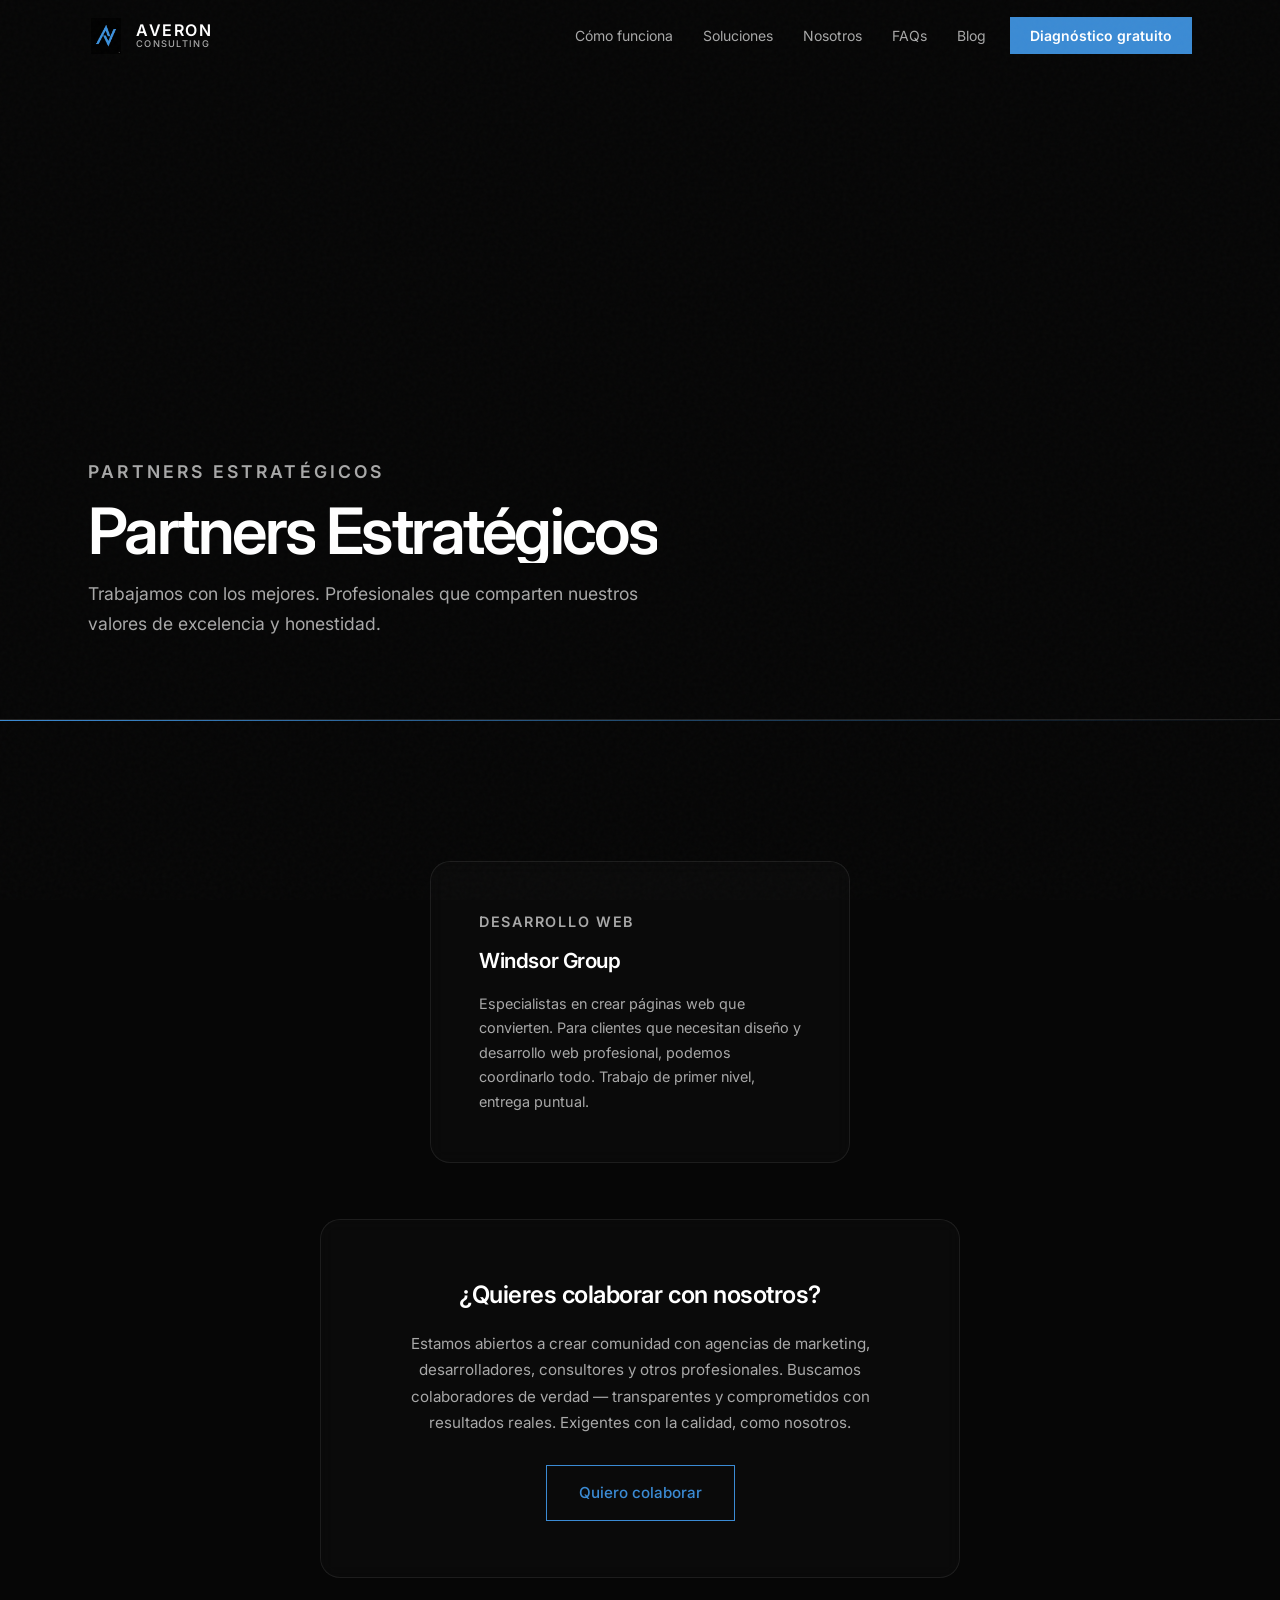
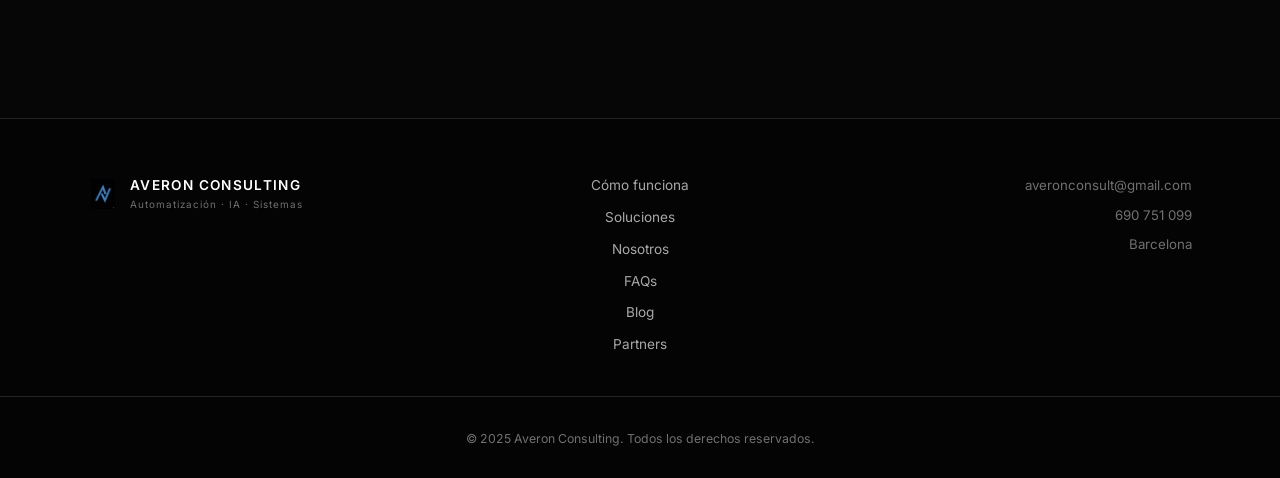
<file: colaboradores.html>
<!DOCTYPE html>
<html lang="es">
<head>
  <meta charset="UTF-8" />
  <meta name="viewport" content="width=device-width, initial-scale=1.0" />
  <meta name="description" content="Averon Consulting — Partners Estratégicos. Red de partners que comparten nuestros valores de excelencia y honestidad." />
  <title>Partners Estratégicos — Averon Consulting</title>

  <link rel="preconnect" href="https://api.fontshare.com" />
  <link href="https://api.fontshare.com/v2/css?f[]=clash-display@400,500,600,700&display=swap" rel="stylesheet" />
  <link rel="preconnect" href="https://fonts.googleapis.com" />
  <link rel="preconnect" href="https://fonts.gstatic.com" crossorigin />
  <link href="https://fonts.googleapis.com/css2?family=Inter:wght@400;500;600&display=swap" rel="stylesheet" />

  <link rel="stylesheet" href="src/css/styles.css" />
</head>
<body class="inner-page">

  <!-- NAVBAR -->
  <nav id="navbar">
    <div class="nav-inner">
      <a href="index.html" class="nav-logo" aria-label="Averon Consulting">
        <img src="src/assets/images/logo.jpg" alt="Averon" class="nav-logo-img" />
        <div class="nav-logo-text">
          <span class="nav-logo-name">AVERON</span>
          <span class="nav-logo-sub">CONSULTING</span>
        </div>
      </a>
      <button class="nav-toggle" onclick="toggleMenu()" aria-label="Menu" aria-expanded="false">
        <span></span><span></span><span></span>
      </button>
      <ul class="nav-links" id="nav-links">
        <li><a href="como-funciona.html" onclick="closeMenu()">Cómo funciona</a></li>
        <li><a href="soluciones.html" onclick="closeMenu()">Soluciones</a></li>
        <li><a href="nosotros.html" onclick="closeMenu()">Nosotros</a></li>
        <li><a href="faq.html" onclick="closeMenu()">FAQs</a></li>
        <li><a href="blog.html" onclick="closeMenu()">Blog</a></li>
        <li><a href="contacto.html" class="nav-cta" onclick="closeMenu()">Diagnóstico gratuito</a></li>
      </ul>
    </div>
  </nav>

  <main>

    <!-- PAGE HERO -->
    <section class="page-hero">
      <div class="container">
        <p class="eyebrow">Partners estratégicos</p>
        <h1 class="split">Partners Estratégicos</h1>
        <p>Trabajamos con los mejores. Profesionales que comparten nuestros valores de excelencia y honestidad.</p>
      </div>
    </section>
    <div class="line-draw" style="margin:0;"></div>

    <!-- COLABORADORES -->
    <section id="colaboradores">
      <div class="container">

        <div class="colabs-grid">
          <div class="colab-card reveal">
            <p class="colab-area">Desarrollo Web</p>
            <h3>Windsor Group</h3>
            <p>Especialistas en crear páginas web que convierten. Para clientes que necesitan diseño y desarrollo web profesional, podemos coordinarlo todo. Trabajo de primer nivel, entrega puntual.</p>
          </div>
        </div>

        <div class="colab-join reveal">
          <h3>¿Quieres colaborar con nosotros?</h3>
          <p>Estamos abiertos a crear comunidad con agencias de marketing, desarrolladores, consultores y otros profesionales. Buscamos colaboradores de verdad — transparentes y comprometidos con resultados reales. Exigentes con la calidad, como nosotros.</p>
          <a href="mailto:averonconsult@gmail.com?subject=Quiero colaborar con Averon" class="btn-outline">Quiero colaborar</a>
        </div>

      </div>
    </section>

  </main>

  <!-- FOOTER -->
  <footer id="footer">
    <div class="container footer-inner">
      <a href="index.html" class="footer-logo">
        <img src="src/assets/images/logo.jpg" alt="Averon" class="footer-logo-img" />
        <div>
          <div class="footer-brand">AVERON CONSULTING</div>
          <div class="footer-tagline">Automatización · IA · Sistemas</div>
        </div>
      </a>
      <nav class="footer-nav">
        <a href="como-funciona.html">Cómo funciona</a>
        <a href="soluciones.html">Soluciones</a>
        <a href="nosotros.html">Nosotros</a>
        <a href="faq.html">FAQs</a>
        <a href="blog.html">Blog</a>
        <a href="colaboradores.html">Partners</a>
      </nav>
      <div class="footer-contact">
        <a href="mailto:averonconsult@gmail.com">averonconsult@gmail.com</a>
        <a href="tel:690751099">690 751 099</a>
        <span>Barcelona</span>
      </div>
    </div>
    <div class="footer-bottom">
      <span>© 2025 Averon Consulting. Todos los derechos reservados.</span>
    </div>
  </footer>

  <script src="src/js/main.js"></script>
</body>
</html>
</file>
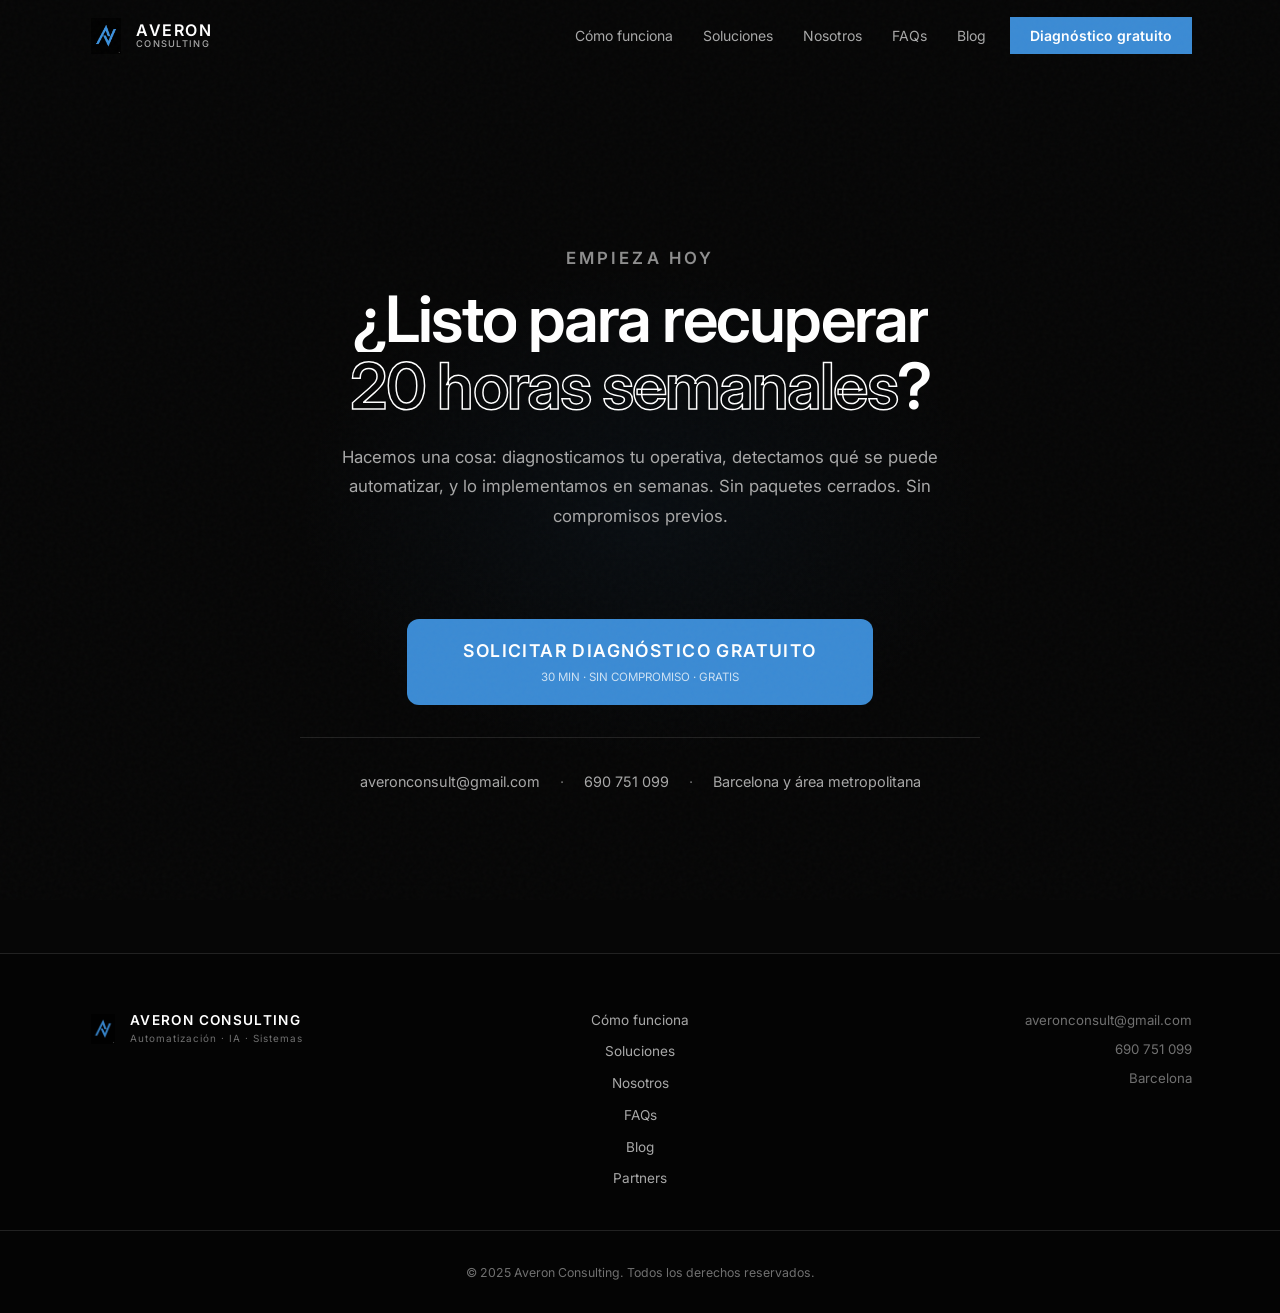
<file: contacto.html>
<!DOCTYPE html>
<html lang="es">
<head>
  <meta charset="UTF-8" />
  <meta name="viewport" content="width=device-width, initial-scale=1.0" />
  <meta name="description" content="Averon Consulting — Diagnóstico gratuito. 30 minutos, sin compromiso. Detectamos qué puedes automatizar en tu negocio." />
  <title>Contacto — Averon Consulting</title>

  <link rel="preconnect" href="https://api.fontshare.com" />
  <link href="https://api.fontshare.com/v2/css?f[]=clash-display@400,500,600,700&display=swap" rel="stylesheet" />
  <link rel="preconnect" href="https://fonts.googleapis.com" />
  <link rel="preconnect" href="https://fonts.gstatic.com" crossorigin />
  <link href="https://fonts.googleapis.com/css2?family=Inter:wght@400;500;600&display=swap" rel="stylesheet" />

  <link rel="stylesheet" href="src/css/styles.css" />
</head>
<body class="inner-page">

  <!-- NAVBAR -->
  <nav id="navbar">
    <div class="nav-inner">
      <a href="index.html" class="nav-logo" aria-label="Averon Consulting">
        <img src="src/assets/images/logo.jpg" alt="Averon" class="nav-logo-img" />
        <div class="nav-logo-text">
          <span class="nav-logo-name">AVERON</span>
          <span class="nav-logo-sub">CONSULTING</span>
        </div>
      </a>
      <button class="nav-toggle" onclick="toggleMenu()" aria-label="Menu" aria-expanded="false">
        <span></span><span></span><span></span>
      </button>
      <ul class="nav-links" id="nav-links">
        <li><a href="como-funciona.html" onclick="closeMenu()">Cómo funciona</a></li>
        <li><a href="soluciones.html" onclick="closeMenu()">Soluciones</a></li>
        <li><a href="nosotros.html" onclick="closeMenu()">Nosotros</a></li>
        <li><a href="faq.html" onclick="closeMenu()">FAQs</a></li>
        <li><a href="blog.html" onclick="closeMenu()">Blog</a></li>
        <li><a href="contacto.html" class="nav-cta active" onclick="closeMenu()">Diagnóstico gratuito</a></li>
      </ul>
    </div>
  </nav>

  <main>

    <!-- PAGE HERO / CTA -->
    <section class="section-cta" style="padding-top: calc(var(--nav-h) + 100px);">
      <div class="cta-glow" aria-hidden="true"></div>
      <div class="container">
        <div class="cta-wrap reveal">
          <p class="eyebrow">Empieza hoy</p>
          <h1 class="split" style="font-size: clamp(2.4rem, 5vw, 4.2rem); margin-bottom: 24px; line-height: 1.05; letter-spacing: -0.03em;">
            ¿Listo para recuperar<br /><span class="outline-text">20 horas semanales</span>?
          </h1>

          <div class="contacto-wrap">
            <p>Hacemos una cosa: diagnosticamos tu operativa, detectamos qué se puede automatizar, y lo implementamos en semanas. Sin paquetes cerrados. Sin compromisos previos.</p>

            <a href="mailto:averonconsult@gmail.com?subject=Solicito diagnóstico gratuito" class="btn-primary btn-xl">
              Solicitar diagnóstico gratuito
              <span class="btn-note">30 min · sin compromiso · gratis</span>
            </a>

            <div class="contacto-data">
              <a href="mailto:averonconsult@gmail.com">averonconsult@gmail.com</a>
              <span class="dot">·</span>
              <a href="tel:690751099">690 751 099</a>
              <span class="dot">·</span>
              <span>Barcelona y área metropolitana</span>
            </div>
          </div>
        </div>
      </div>
    </section>

  </main>

  <!-- FOOTER -->
  <footer id="footer">
    <div class="container footer-inner">
      <a href="index.html" class="footer-logo">
        <img src="src/assets/images/logo.jpg" alt="Averon" class="footer-logo-img" />
        <div>
          <div class="footer-brand">AVERON CONSULTING</div>
          <div class="footer-tagline">Automatización · IA · Sistemas</div>
        </div>
      </a>
      <nav class="footer-nav">
        <a href="como-funciona.html">Cómo funciona</a>
        <a href="soluciones.html">Soluciones</a>
        <a href="nosotros.html">Nosotros</a>
        <a href="faq.html">FAQs</a>
        <a href="blog.html">Blog</a>
        <a href="colaboradores.html">Partners</a>
      </nav>
      <div class="footer-contact">
        <a href="mailto:averonconsult@gmail.com">averonconsult@gmail.com</a>
        <a href="tel:690751099">690 751 099</a>
        <span>Barcelona</span>
      </div>
    </div>
    <div class="footer-bottom">
      <span>© 2025 Averon Consulting. Todos los derechos reservados.</span>
    </div>
  </footer>

  <script src="src/js/main.js"></script>
</body>
</html>
</file>
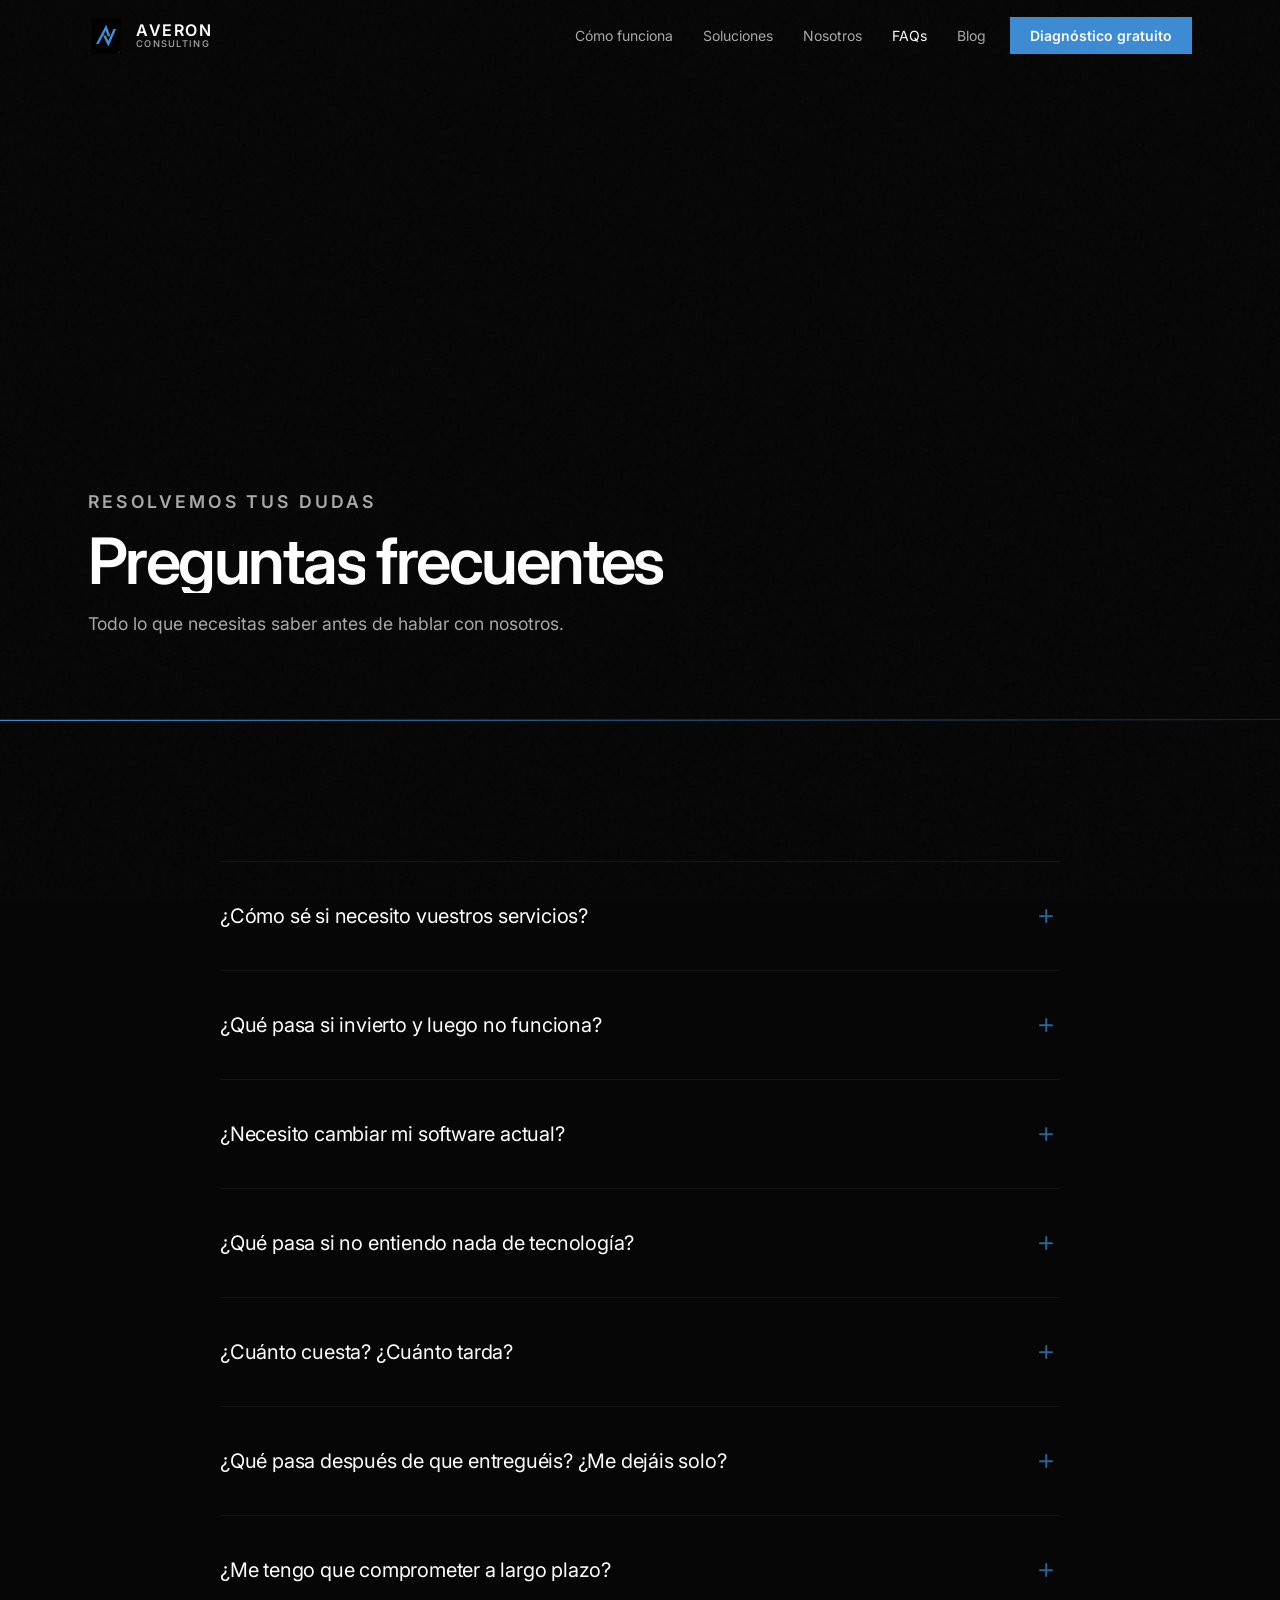
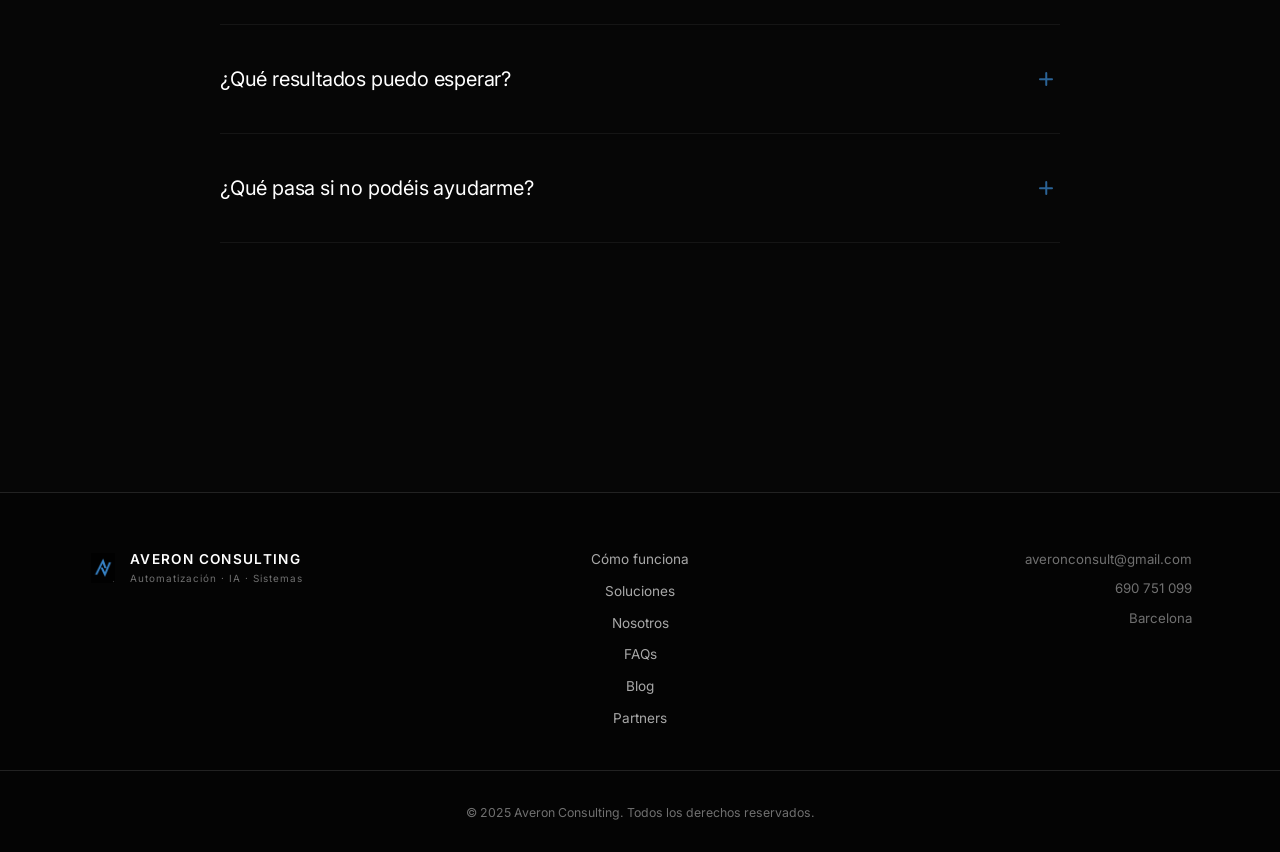
<file: faq.html>
<!DOCTYPE html>
<html lang="es">
<head>
  <meta charset="UTF-8" />
  <meta name="viewport" content="width=device-width, initial-scale=1.0" />
  <meta name="description" content="Averon Consulting — Preguntas frecuentes sobre automatización e IA para pequeñas empresas." />
  <title>FAQs — Averon Consulting</title>

  <link rel="preconnect" href="https://api.fontshare.com" />
  <link href="https://api.fontshare.com/v2/css?f[]=clash-display@400,500,600,700&display=swap" rel="stylesheet" />
  <link rel="preconnect" href="https://fonts.googleapis.com" />
  <link rel="preconnect" href="https://fonts.gstatic.com" crossorigin />
  <link href="https://fonts.googleapis.com/css2?family=Inter:wght@400;500;600&display=swap" rel="stylesheet" />

  <link rel="stylesheet" href="src/css/styles.css" />
</head>
<body class="inner-page">

  <!-- NAVBAR -->
  <nav id="navbar">
    <div class="nav-inner">
      <a href="index.html" class="nav-logo" aria-label="Averon Consulting">
        <img src="src/assets/images/logo.jpg" alt="Averon" class="nav-logo-img" />
        <div class="nav-logo-text">
          <span class="nav-logo-name">AVERON</span>
          <span class="nav-logo-sub">CONSULTING</span>
        </div>
      </a>
      <button class="nav-toggle" onclick="toggleMenu()" aria-label="Menu" aria-expanded="false">
        <span></span><span></span><span></span>
      </button>
      <ul class="nav-links" id="nav-links">
        <li><a href="como-funciona.html" onclick="closeMenu()">Cómo funciona</a></li>
        <li><a href="soluciones.html" onclick="closeMenu()">Soluciones</a></li>
        <li><a href="nosotros.html" onclick="closeMenu()">Nosotros</a></li>
        <li><a href="faq.html" class="active" onclick="closeMenu()">FAQs</a></li>
        <li><a href="blog.html" onclick="closeMenu()">Blog</a></li>
        <li><a href="contacto.html" class="nav-cta" onclick="closeMenu()">Diagnóstico gratuito</a></li>
      </ul>
    </div>
  </nav>

  <main>

    <!-- PAGE HERO -->
    <section class="page-hero">
      <div class="container">
        <p class="eyebrow">Resolvemos tus dudas</p>
        <h1 class="split">Preguntas frecuentes</h1>
        <p>Todo lo que necesitas saber antes de hablar con nosotros.</p>
      </div>
    </section>
    <div class="line-draw" style="margin:0;"></div>

    <!-- FAQs -->
    <section id="faq">
      <div class="container">
        <div class="faq-wrap">

          <div class="faq-item reveal">
            <button class="faq-q" onclick="toggleFaq(this)" aria-expanded="false">
              ¿Cómo sé si necesito vuestros servicios?
              <span class="faq-icon"></span>
            </button>
            <div class="faq-a">
              <p>Si trabajas más de 50 horas semanales pero la mitad se va en tareas que deberían ser automáticas, probablemente sí. Si pierdes clientes porque no respondes rápido, o si todo depende de 1-2 personas sin las cuales todo colapsa, definitivamente sí. Hablamos 30 minutos y te decimos si podemos ayudarte.</p>
            </div>
          </div>

          <div class="faq-item reveal">
            <button class="faq-q" onclick="toggleFaq(this)" aria-expanded="false">
              ¿Qué pasa si invierto y luego no funciona?
              <span class="faq-icon"></span>
            </button>
            <div class="faq-a">
              <p>Primero hacemos un diagnóstico gratuito. Te mostramos exactamente qué vamos a hacer, cuánto va a costar, y qué resultados esperar. Solo empezamos cuando apruebas la propuesta. Si algo no funciona como esperábamos, lo arreglamos. Soporte completo durante la implementación y formación incluida.</p>
            </div>
          </div>

          <div class="faq-item reveal">
            <button class="faq-q" onclick="toggleFaq(this)" aria-expanded="false">
              ¿Necesito cambiar mi software actual?
              <span class="faq-icon"></span>
            </button>
            <div class="faq-a">
              <p>No. Trabajamos con las herramientas que ya tienes. Nuestro enfoque es integrar y automatizar lo que ya usas, no obligarte a cambiar todo. Solo si tu software actual es el problema real, te lo diremos en el diagnóstico.</p>
            </div>
          </div>

          <div class="faq-item reveal">
            <button class="faq-q" onclick="toggleFaq(this)" aria-expanded="false">
              ¿Qué pasa si no entiendo nada de tecnología?
              <span class="faq-icon"></span>
            </button>
            <div class="faq-a">
              <p>Perfecto. Nuestros clientes típicos tampoco. Por eso incluimos formación completa a tu equipo y documentación paso a paso. No te dejamos solo con algo que no sabes usar. El proceso es colaborativo durante toda la implementación.</p>
            </div>
          </div>

          <div class="faq-item reveal">
            <button class="faq-q" onclick="toggleFaq(this)" aria-expanded="false">
              ¿Cuánto cuesta? ¿Cuánto tarda?
              <span class="faq-icon"></span>
            </button>
            <div class="faq-a">
              <p>Depende completamente de tu situación y lo que necesites. Cada negocio es diferente. Por eso hacemos diagnóstico primero y te damos precio exacto y timeline claro antes de empezar. Garantizamos transparencia total. Sin sorpresas.</p>
            </div>
          </div>

          <div class="faq-item reveal">
            <button class="faq-q" onclick="toggleFaq(this)" aria-expanded="false">
              ¿Qué pasa después de que entreguéis? ¿Me dejáis solo?
              <span class="faq-icon"></span>
            </button>
            <div class="faq-a">
              <p>No. Ofrecemos mantenimiento mensual continuo. Monitorizamos que todo funciona, resolvemos errores, hacemos ajustes pequeños y actualizamos cuando cambian plataformas. Los sistemas necesitan monitorización continua para garantizar que tu operación siga funcionando.</p>
            </div>
          </div>

          <div class="faq-item reveal">
            <button class="faq-q" onclick="toggleFaq(this)" aria-expanded="false">
              ¿Me tengo que comprometer a largo plazo?
              <span class="faq-icon"></span>
            </button>
            <div class="faq-a">
              <p>No. El diagnóstico y la propuesta son gratis y sin compromiso. La implementación tiene un alcance cerrado con precio acordado. El mantenimiento es mensual y puedes cancelar cuando quieras. No hay contratos de permanencia.</p>
            </div>
          </div>

          <div class="faq-item reveal">
            <button class="faq-q" onclick="toggleFaq(this)" aria-expanded="false">
              ¿Qué resultados puedo esperar?
              <span class="faq-icon"></span>
            </button>
            <div class="faq-a">
              <p>La mayoría de clientes recupera entre 15-25 horas semanales. Algunos ven mejoras de respuesta a clientes del 60-80%. Otros reducen cancelaciones a la mitad. Depende de tu negocio. En la propuesta te damos estimaciones concretas y realistas — no prometemos lo que no podemos cumplir.</p>
            </div>
          </div>

          <div class="faq-item reveal">
            <button class="faq-q" onclick="toggleFaq(this)" aria-expanded="false">
              ¿Qué pasa si no podéis ayudarme?
              <span class="faq-icon"></span>
            </button>
            <div class="faq-a">
              <p>Te lo decimos directamente en el diagnóstico. No trabajamos con todos los clientes — seleccionamos los proyectos donde realmente podemos generar impacto. Si no vemos fit, te lo explicamos y si podemos orientarte hacia otra solución, lo hacemos.</p>
            </div>
          </div>

          <div class="faq-item reveal">
            <button class="faq-q" onclick="toggleFaq(this)" aria-expanded="false">
              ¿Por qué vosotros y no otra consultora, agencia o freelancer?
              <span class="faq-icon"></span>
            </button>
            <div class="faq-a">
              <div class="faq-compare">
                <p><strong>VS Consultoras tradicionales</strong> — Ellas dan PowerPoints de 6 meses. Nosotros damos soluciones funcionando en semanas.</p>
                <p><strong>VS Agencias de automatización</strong> — Ellas venden paquetes cerrados. Nosotros analizamos TU negocio primero.</p>
                <p><strong>VS Freelancers técnicos</strong> — Ellos ejecutan sin estrategia. Nosotros combinamos visión de negocio con ejecución técnica.</p>
                <p><strong>VS Software SaaS genérico</strong> — Ellos venden una solución para todos. Nosotros hacemos traje a medida.</p>
              </div>
            </div>
          </div>

        </div>
      </div>
    </section>

  </main>

  <!-- FOOTER -->
  <footer id="footer">
    <div class="container footer-inner">
      <a href="index.html" class="footer-logo">
        <img src="src/assets/images/logo.jpg" alt="Averon" class="footer-logo-img" />
        <div>
          <div class="footer-brand">AVERON CONSULTING</div>
          <div class="footer-tagline">Automatización · IA · Sistemas</div>
        </div>
      </a>
      <nav class="footer-nav">
        <a href="como-funciona.html">Cómo funciona</a>
        <a href="soluciones.html">Soluciones</a>
        <a href="nosotros.html">Nosotros</a>
        <a href="faq.html">FAQs</a>
        <a href="blog.html">Blog</a>
        <a href="colaboradores.html">Partners</a>
      </nav>
      <div class="footer-contact">
        <a href="mailto:averonconsult@gmail.com">averonconsult@gmail.com</a>
        <a href="tel:690751099">690 751 099</a>
        <span>Barcelona</span>
      </div>
    </div>
    <div class="footer-bottom">
      <span>© 2025 Averon Consulting. Todos los derechos reservados.</span>
    </div>
  </footer>

  <script src="src/js/main.js"></script>
</body>
</html>
</file>
<file: src/css/styles.css>
/* ═══════════════════════════════════════════
   AVERON CONSULTING — styles.css v2
   Clash Display · Inter · Dark · Premium
═══════════════════════════════════════════ */

/* ── Variables ─────────────────────────── */
:root {
  --bg:           #060606;
  --bg-alt:       #0d0d0d;
  --surface:      #111111;
  --card:         #141414;
  --border:       #222222;
  --border-hover: #3B8BD4;
  --text:         #ffffff;
  --text-2:       #a8a8a8;
  --text-3:       #707070;
  --accent:       #3B8BD4;
  --accent-light: #5AA3E3;
  --radius:       3px;
  --radius-lg:    4px;
  --ease:         cubic-bezier(0.16, 1, 0.3, 1);
  --ease-in:      cubic-bezier(0.7, 0, 0.84, 0);
  --ease-std:     cubic-bezier(0.4, 0, 0.2, 1);
  --font-display: 'Clash Display', 'Inter', sans-serif;
  --font-body:    'Inter', sans-serif;
  --nav-h:        72px;
  --banner-h:     48px;
}

/* ── Reset ─────────────────────────────── */
*, *::before, *::after { box-sizing: border-box; margin: 0; padding: 0; }
html { scroll-behavior: smooth; }
body {
  font-family: var(--font-body);
  background: #060606; /* fallback, el globo fixed cubre el fondo */
  color: var(--text);
  line-height: 1.6;
  overflow-x: hidden;
  -webkit-font-smoothing: antialiased;
}
img, svg { display: block; max-width: 100%; }
a { color: inherit; text-decoration: none; }
button { cursor: pointer; border: none; background: none; font-family: var(--font-body); }
ul { list-style: none; }
input { font-family: var(--font-body); }

/* ── Utils ─────────────────────────────── */
.container {
  width: 100%;
  max-width: 1200px;
  margin: 0 auto;
  padding: 0 48px;
}
.center { text-align: center; }
.accent { color: var(--accent); }

.outline-text {
  -webkit-text-stroke: 1.5px var(--text);
  color: transparent;
}

/* ── Scroll reveal ─────────────────────── */
.reveal {
  opacity: 0;
  transform: translateY(20px);
  transition: opacity 0.6s var(--ease-std), transform 0.6s var(--ease-std);
}
.reveal.visible { opacity: 1; transform: translateY(0); }

/* Stagger children */
.reveal-group > * {
  opacity: 0;
  transform: translateY(20px);
  transition: opacity 0.6s var(--ease-std), transform 0.6s var(--ease-std);
}
.reveal-group.visible > *:nth-child(1) { opacity: 1; transform: none; transition-delay: 0s; }
.reveal-group.visible > *:nth-child(2) { opacity: 1; transform: none; transition-delay: 0.1s; }
.reveal-group.visible > *:nth-child(3) { opacity: 1; transform: none; transition-delay: 0.2s; }
.reveal-group.visible > *:nth-child(4) { opacity: 1; transform: none; transition-delay: 0.3s; }
.reveal-group.visible > *:nth-child(5) { opacity: 1; transform: none; transition-delay: 0.4s; }
.reveal-group.visible > *:nth-child(6) { opacity: 1; transform: none; transition-delay: 0.5s; }

/* ── Section divider ───────────────────── */
.section-divider {
  height: 1px;
  background: linear-gradient(90deg,
    rgba(255,255,255,0) 0%,
    rgba(255,255,255,0.08) 50%,
    rgba(255,255,255,0) 100%);
  margin: 120px 0;
  border: none;
}

/* ── Buttons ───────────────────────────── */
.btn-primary {
  display: inline-flex;
  flex-direction: column;
  align-items: center;
  padding: 18px 44px;
  background: var(--accent);
  color: #fff;
  border-radius: 0;
  font-family: var(--font-display);
  font-size: 0.9rem;
  font-weight: 600;
  letter-spacing: 0.08em;
  text-transform: uppercase;
  gap: 3px;
  transition: background 0.25s, transform 0.2s, box-shadow 0.25s;
  position: relative;
  overflow: hidden;
}
.btn-primary::after {
  content: '';
  position: absolute;
  inset: 0;
  background: linear-gradient(90deg, transparent 0%, rgba(255,255,255,0.1) 50%, transparent 100%);
  transform: translateX(-100%);
  transition: transform 0.5s var(--ease);
}
.btn-primary:hover::after { transform: translateX(100%); }
.btn-primary:hover {
  background: var(--accent-light);
  transform: translateY(-2px);
  box-shadow: 0 12px 40px rgba(59,139,212,0.4);
}
.btn-note {
  font-family: var(--font-body);
  font-size: 0.72rem;
  font-weight: 400;
  opacity: 0.75;
  letter-spacing: 0;
}
.btn-xl { padding: 20px 48px; font-size: 1.1rem; }

.btn-ghost {
  display: inline-flex;
  align-items: center;
  gap: 8px;
  padding: 16px 28px;
  color: var(--text-2);
  border: 1px solid var(--border);
  border-radius: 0;
  font-size: 0.95rem;
  transition: color 0.25s, border-color 0.25s;
}
.btn-ghost:hover { color: var(--text); border-color: var(--text-3); }

.btn-outline {
  display: inline-flex;
  align-items: center;
  padding: 15px 32px;
  color: var(--accent);
  border: 1px solid var(--accent);
  border-radius: 0;
  font-size: 0.95rem;
  font-weight: 500;
  transition: background 0.25s, color 0.25s;
}
.btn-outline:hover { background: var(--accent); color: #fff; }

/* ── Typography scale ──────────────────── */
h1, h2, h3 { font-family: var(--font-display); font-weight: 600; }
h1 { font-size: clamp(3.2rem, 7vw, 6.5rem); line-height: 1.0; letter-spacing: -0.04em; }
h2 { font-size: clamp(2.4rem, 5vw, 4.2rem); line-height: 1.05; letter-spacing: -0.03em; }
h3 { font-size: clamp(1.1rem, 2vw, 1.5rem); letter-spacing: -0.02em; }

/* ── Eyebrow ───────────────────────────── */
.eyebrow {
  display: inline-block;
  font-family: var(--font-body);
  font-size: 0.75rem;
  font-weight: 600;
  letter-spacing: 0.18em;
  text-transform: uppercase;
  color: var(--accent);
  margin-bottom: 16px;
}

/* ── Section header ────────────────────── */
.section-header { text-align: center; margin-bottom: 72px; }
.section-header h2 { margin-bottom: 0; }
.section-desc {
  margin-top: 20px;
  font-size: 1.05rem;
  color: var(--text-2);
  max-width: 560px;
  margin-left: auto;
  margin-right: auto;
  line-height: 1.75;
}

/* ═══════════════════════════════════════════
   BANNER
═══════════════════════════════════════════ */
#lead-magnet-banner {
  position: fixed;
  top: 0; left: 0; right: 0;
  z-index: 1000;
  height: var(--banner-h);
  background: var(--accent);
  display: flex;
  align-items: center;
  justify-content: center;
  padding: 0 56px 0 16px;
  transition: transform 0.3s ease;
}
#lead-magnet-banner.hidden { transform: translateY(-100%); }

.banner-inner {
  display: flex;
  align-items: center;
  gap: 16px;
  flex-wrap: wrap;
  justify-content: center;
}
.banner-text { font-size: 0.83rem; font-weight: 500; }
.banner-form { display: flex; gap: 8px; }
.banner-form input {
  padding: 6px 14px;
  border-radius: 7px;
  border: none;
  background: rgba(0,0,0,0.22);
  color: #fff;
  font-size: 0.82rem;
  width: 210px;
}
.banner-form input::placeholder { color: rgba(255,255,255,0.6); }
.banner-form button {
  padding: 6px 16px;
  background: rgba(0,0,0,0.28);
  color: #fff;
  border-radius: 7px;
  font-size: 0.82rem;
  font-weight: 600;
  transition: background 0.2s;
}
.banner-form button:hover { background: rgba(0,0,0,0.5); }
.banner-close {
  position: absolute;
  right: 16px;
  color: rgba(255,255,255,0.75);
  font-size: 0.9rem;
  padding: 6px;
  transition: color 0.2s;
}
.banner-close:hover { color: #fff; }

/* ═══════════════════════════════════════════
   NAVBAR
═══════════════════════════════════════════ */
#navbar {
  position: fixed;
  top: var(--banner-h);
  left: 0; right: 0;
  z-index: 999;
  height: var(--nav-h);
  border-bottom: 1px solid transparent;
  transition: background 0.3s, border-color 0.3s, top 0.3s;
}
#navbar.scrolled {
  background: rgba(8,8,8,0.88);
  backdrop-filter: blur(20px);
  -webkit-backdrop-filter: blur(20px);
  border-color: var(--border);
}
#navbar.banner-hidden { top: 0; }

.nav-inner {
  display: flex;
  align-items: center;
  justify-content: space-between;
  height: 100%;
  max-width: 1200px;
  margin: 0 auto;
  padding: 0 48px;
}

.nav-logo { display: flex; align-items: center; gap: 12px; }
.nav-logo-svg { width: 36px; height: 36px; }
.nav-logo-text { display: flex; flex-direction: column; line-height: 1.1; }
.nav-logo-name {
  font-family: var(--font-display);
  font-size: 1rem;
  font-weight: 600;
  letter-spacing: 0.1em;
}
.nav-logo-sub {
  font-size: 0.58rem;
  font-weight: 500;
  letter-spacing: 0.14em;
  color: var(--text-2);
}

.nav-links {
  display: flex;
  align-items: center;
  gap: 2px;
}
.nav-links li a {
  padding: 8px 14px;
  font-size: 0.875rem;
  color: var(--text-2);
  border-radius: 8px;
  transition: color 0.2s, background 0.2s;
}
.nav-links li a:hover { color: var(--text); background: var(--surface); }
.nav-links .nav-cta {
  margin-left: 8px;
  padding: 10px 20px;
  background: var(--accent);
  color: #fff !important;
  border-radius: 0;
  font-weight: 600;
  font-size: 0.875rem;
}
.nav-links .nav-cta:hover { background: var(--accent-light) !important; }

.nav-toggle { display: none; flex-direction: column; gap: 5px; padding: 6px; }
.nav-toggle span {
  display: block; width: 22px; height: 2px;
  background: var(--text); border-radius: 2px;
  transition: transform 0.25s, opacity 0.25s;
}
.nav-toggle.open span:nth-child(1) { transform: translateY(7px) rotate(45deg); }
.nav-toggle.open span:nth-child(2) { opacity: 0; }
.nav-toggle.open span:nth-child(3) { transform: translateY(-7px) rotate(-45deg); }

/* ═══════════════════════════════════════════
   SECTIONS — base (transparentes para ver el globo)
═══════════════════════════════════════════ */
section { padding: 140px 0; background: transparent; }
#hero { padding: 0; }

/* Secciones alternas con difuminado en los bordes */
.section-alt {
  background: rgba(10,10,16,0.55);
  position: relative;
}
.section-alt::before,
.section-alt::after {
  content: '';
  position: absolute;
  left: 0; right: 0;
  height: 120px;
  pointer-events: none;
  z-index: 1;
}
.section-alt::before {
  top: 0;
  background: linear-gradient(to bottom, transparent 0%, rgba(10,10,16,0.55) 100%);
}
.section-alt::after {
  bottom: 0;
  background: linear-gradient(to top, transparent 0%, rgba(10,10,16,0.55) 100%);
}
.section-alt > * { position: relative; z-index: 2; }

/* ═══════════════════════════════════════════
   HERO
═══════════════════════════════════════════ */
#hero {
  min-height: 100vh;
  display: flex;
  flex-direction: column;
  position: relative;
  overflow: hidden;
  padding-top: calc(var(--banner-h) + var(--nav-h));
}

.hero-grid-bg {
  position: absolute;
  inset: 0;
  background-image:
    linear-gradient(rgba(255,255,255,0.03) 1px, transparent 1px),
    linear-gradient(90deg, rgba(255,255,255,0.03) 1px, transparent 1px);
  background-size: 80px 80px;
}

.hero-glow {
  position: absolute;
  top: 30%;
  right: 15%;
  width: 500px;
  height: 500px;
  background: radial-gradient(circle, rgba(59,139,212,0.08) 0%, transparent 70%);
  pointer-events: none;
}

.hero-inner {
  flex: 1;
  display: grid;
  grid-template-columns: 1fr 1fr;
  align-items: center;
  gap: 80px;
  padding-top: 80px;
  padding-bottom: 60px;
  position: relative;
  z-index: 1;
}

.hero-content { max-width: 600px; }

.hero-content h1 { margin-bottom: 28px; }

.hero-sub {
  font-size: 1.1rem;
  color: var(--text-2);
  line-height: 1.75;
  margin-bottom: 40px;
  max-width: 480px;
}

.hero-ctas { display: flex; gap: 16px; flex-wrap: wrap; align-items: center; }

/* Hero visual */
.hero-visual {
  position: relative;
  display: flex;
  align-items: center;
  justify-content: center;
  aspect-ratio: 1;
  max-width: 440px;
  margin: 0 auto;
}

.hero-visual-ring {
  position: absolute;
  border-radius: 50%;
  border: 1px solid;
  animation: ring-pulse 4s ease-in-out infinite;
}
.ring-1 {
  width: 65%; height: 65%;
  border-color: rgba(59,139,212,0.2);
  animation-delay: 0s;
}
.ring-2 {
  width: 85%; height: 85%;
  border-color: rgba(59,139,212,0.1);
  animation-delay: 0.5s;
}
.ring-3 {
  width: 100%; height: 100%;
  border-color: rgba(59,139,212,0.05);
  animation-delay: 1s;
}
@keyframes ring-pulse {
  0%, 100% { transform: scale(1); opacity: 1; }
  50%       { transform: scale(1.04); opacity: 0.6; }
}

#hero-logo-svg {
  width: 55%;
  position: relative;
  z-index: 1;
  filter: drop-shadow(0 0 48px rgba(59,139,212,0.35));
}
#hero-shape-a {
  transform: translateX(-20px);
  animation: shapeA-in 1.4s var(--ease) 0.5s forwards;
}
#hero-shape-v {
  transform: translateX(20px);
  animation: shapeV-in 1.4s var(--ease) 0.5s forwards;
}
@keyframes shapeA-in {
  from { transform: translateX(-20px); opacity: 0.4; }
  to   { transform: translateX(0);     opacity: 1; }
}
@keyframes shapeV-in {
  from { transform: translateX(20px);  opacity: 0.4; }
  to   { transform: translateX(0);     opacity: 1; }
}

/* Stats bar */
.hero-stats {
  position: relative;
  z-index: 2;
  display: flex;
  align-items: center;
  gap: 0;
  border-top: 1px solid var(--border);
  padding: 40px 48px;
  margin-bottom: 0;
}
.stat {
  flex: 1;
  text-align: center;
  padding: 0 24px;
}
.stat-num {
  font-family: var(--font-display);
  font-size: 2.8rem;
  font-weight: 700;
  color: var(--text);
  line-height: 1;
}
.stat-unit {
  font-family: var(--font-display);
  font-size: 2.8rem;
  font-weight: 700;
  color: var(--accent);
  line-height: 1;
}
.stat p {
  font-size: 0.82rem;
  color: var(--text-2);
  margin-top: 6px;
  text-transform: uppercase;
  letter-spacing: 0.06em;
}
.stat-divider {
  width: 1px;
  height: 48px;
  background: var(--border);
  flex-shrink: 0;
}

/* ═══════════════════════════════════════════
   PARA TI
═══════════════════════════════════════════ */
.para-ti-grid {
  display: grid;
  grid-template-columns: repeat(2, 1fr);
  gap: 48px;
  margin-bottom: 80px;
}

.para-ti-item {
  display: flex;
  gap: 28px;
  align-items: flex-start;
  padding: 52px;
  background: rgba(255,255,255,0.02);
  backdrop-filter: blur(8px);
  -webkit-backdrop-filter: blur(8px);
  border: 1px solid rgba(255,255,255,0.08);
  border-radius: 20px;
  transition: all 0.4s var(--ease-std);
}
.para-ti-item:hover {
  background: rgba(255,255,255,0.04);
  border-color: rgba(255,255,255,0.15);
}

.para-ti-check {
  font-family: var(--font-display);
  font-size: 1.25rem;
  font-weight: 500;
  color: var(--accent);
  opacity: 0.85;
  flex-shrink: 0;
  line-height: 1.4;
  letter-spacing: -0.01em;
}

.para-ti-item p {
  font-size: 1.05rem;
  color: rgba(255,255,255,0.65);
  line-height: 1.7;
}
.para-ti-item strong { color: var(--text); font-weight: 500; }

.para-ti-footer {
  text-align: center;
  display: flex;
  flex-direction: column;
  align-items: center;
  gap: 28px;
}
.para-ti-footer p {
  font-size: 1.1rem;
  color: var(--text-2);
  font-style: italic;
}

/* ═══════════════════════════════════════════
   PROBLEMA
═══════════════════════════════════════════ */
.problema-grid {
  display: grid;
  grid-template-columns: repeat(2, 1fr);
  gap: 48px;
  margin-bottom: 80px;
}

.problema-card {
  background: rgba(255,255,255,0.02);
  backdrop-filter: blur(8px);
  -webkit-backdrop-filter: blur(8px);
  border: 1px solid rgba(255,255,255,0.08);
  border-radius: 20px;
  padding: 56px;
  display: flex;
  flex-direction: column;
  gap: 24px;
  position: relative;
  overflow: hidden;
  transition: all 0.4s var(--ease-std);
}
.problema-card:hover {
  background: rgba(255,255,255,0.04);
  border-color: rgba(255,255,255,0.15);
  transform: translateY(-2px);
}

.problema-number {
  font-family: var(--font-display);
  font-size: 120px;
  font-weight: 600;
  color: var(--accent);
  opacity: 0.06;
  line-height: 1;
  position: absolute;
  top: -16px;
  right: 28px;
  pointer-events: none;
  user-select: none;
  letter-spacing: -0.04em;
}

.problema-content h3 {
  font-size: 1.375rem;
  font-weight: 500;
  margin-bottom: 16px;
  letter-spacing: -0.02em;
}
.problema-content p {
  font-size: 1.1rem;
  font-weight: 400;
  color: rgba(255,255,255,0.65);
  line-height: 1.6;
}
.problema-content em {
  font-style: normal;
  color: var(--accent);
}
.problema-content strong {
  font-weight: 500;
  color: var(--text);
}

.problema-stat {
  font-size: 0.82rem !important;
  color: rgba(255,255,255,0.35) !important;
  border-top: 1px solid rgba(255,255,255,0.06);
  padding-top: 16px;
  margin-top: 4px;
  font-style: italic;
  line-height: 1.6;
}

.problema-conclusion {
  text-align: center;
  max-width: 600px;
  margin: 0 auto;
  display: flex;
  flex-direction: column;
  align-items: center;
  gap: 24px;
}
.conclusion-line {
  width: 1px;
  height: 48px;
  background: linear-gradient(to bottom, transparent, var(--accent), transparent);
}
.problema-conclusion p {
  font-family: var(--font-display);
  font-size: 1.4rem;
  line-height: 1.5;
  color: var(--text-2);
}
.problema-conclusion strong { color: var(--text); }
.problema-conclusion p:last-of-type {
  font-size: 1rem;
  color: var(--text-3);
}

/* ═══════════════════════════════════════════
   SOLUCIÓN / FASES
═══════════════════════════════════════════ */
.fases-wrap {
  display: flex;
  flex-direction: column;
  gap: 32px;
  margin-bottom: 80px;
  position: relative;
}
.fases-line {
  position: absolute;
  left: 24px;
  top: 20px;
  bottom: 20px;
  width: 1px;
  background: linear-gradient(to bottom, var(--accent) 0%, rgba(59,139,212,0.15) 100%);
}

.fase {
  display: flex;
  gap: 32px;
  background: rgba(255,255,255,0.02);
  backdrop-filter: blur(8px);
  -webkit-backdrop-filter: blur(8px);
  border: 1px solid rgba(255,255,255,0.08);
  border-radius: 20px;
  padding: 40px 44px 40px 80px;
  position: relative;
  transition: all 0.4s var(--ease-std);
}
.fase:hover {
  background: rgba(255,255,255,0.035);
  border-color: rgba(255,255,255,0.13);
}

.fase-dot {
  position: absolute;
  left: 16px;
  top: 38px;
  width: 16px;
  height: 16px;
  border-radius: 50%;
  background: var(--accent);
  border: 3px solid var(--bg);
  box-shadow: 0 0 0 1px var(--accent);
}

.fase-body { flex: 1; }

.fase-meta {
  display: flex;
  align-items: center;
  gap: 12px;
  margin-bottom: 10px;
  flex-wrap: wrap;
}
.fase-tag {
  font-size: 0.75rem;
  font-weight: 500;
  letter-spacing: 0.14em;
  text-transform: uppercase;
  color: var(--accent);
  opacity: 0.9;
}
.fase-badge {
  font-size: 0.72rem;
  padding: 3px 10px;
  border-radius: 20px;
  background: var(--surface);
  border: 1px solid var(--border);
  color: var(--text-2);
}
.fase-badge.gratis {
  background: rgba(59,139,212,0.08);
  border-color: rgba(59,139,212,0.25);
  color: var(--accent);
}
.fase-badge.opcional { color: var(--text-3); }

.fase h3 { font-size: 1.1rem; margin-bottom: 10px; }

.fase p {
  font-size: 0.92rem;
  color: var(--text-2);
  line-height: 1.7;
  margin-bottom: 8px;
}
.fase-note { color: var(--text-3) !important; font-style: italic; }
.fase-result {
  font-size: 0.9rem !important;
  color: var(--text) !important;
  font-weight: 600;
  font-style: italic;
}

.fase-items {
  margin: 10px 0;
  display: flex;
  flex-direction: column;
  gap: 6px;
}
.fase-items li {
  font-size: 0.88rem;
  color: var(--text-2);
  padding-left: 16px;
  position: relative;
}
.fase-items li::before {
  content: '';
  position: absolute;
  left: 0;
  top: 10px;
  width: 5px;
  height: 1px;
  background: var(--accent);
}

/* Principios */
.principios-wrap {
  background: rgba(255,255,255,0.02);
  backdrop-filter: blur(8px);
  -webkit-backdrop-filter: blur(8px);
  border: 1px solid rgba(255,255,255,0.08);
  border-radius: 20px;
  padding: 56px;
}
.principios-wrap > h3 {
  text-align: center;
  margin-bottom: 48px;
  font-size: 1.5rem;
}
.principios-grid {
  display: grid;
  grid-template-columns: repeat(3, 1fr);
  gap: 48px;
}
.principio { display: flex; flex-direction: column; gap: 8px; }
.principio-num {
  font-family: var(--font-display);
  font-size: 2.5rem;
  font-weight: 600;
  color: var(--accent);
  opacity: 0.65;
  line-height: 1;
  letter-spacing: -0.02em;
}
.principio strong { font-size: 0.95rem; }
.principio p { font-size: 0.85rem; color: var(--text-2); }

/* ═══════════════════════════════════════════
   EJEMPLOS / SERVICE CARDS
═══════════════════════════════════════════ */
.ejemplos-grid {
  display: grid;
  grid-template-columns: repeat(2, 1fr);
  gap: 48px;
  margin-bottom: 80px;
}
.ejemplo-card {
  background: rgba(255,255,255,0.015);
  border: 1px solid rgba(255,255,255,0.06);
  border-radius: 16px;
  padding: 0;
  display: flex;
  flex-direction: column;
  gap: 0;
  overflow: hidden;
  transition: all 0.4s var(--ease-std);
}
.ejemplo-card:hover {
  background: rgba(255,255,255,0.025);
  border-color: rgba(59,139,212,0.2);
}

.ejemplo-card-img {
  height: 180px;
  overflow: hidden;
  flex-shrink: 0;
}
.ejemplo-card-img img {
  width: 100%;
  height: 100%;
  object-fit: cover;
  opacity: 0.45;
  filter: grayscale(30%) contrast(1.1);
  transition: transform 0.7s var(--ease), opacity 0.4s var(--ease-std);
  display: block;
}
.ejemplo-card:hover .ejemplo-card-img img {
  transform: scale(1.05);
  opacity: 0.65;
}
.ejemplo-card-body {
  padding: 40px;
  display: flex;
  flex-direction: column;
  gap: 14px;
  flex: 1;
}

.ejemplo-num {
  font-family: var(--font-display);
  font-size: 2.5rem;
  font-weight: 600;
  color: var(--accent);
  opacity: 0.35;
  line-height: 1;
  letter-spacing: -0.02em;
}

.ejemplo-card h3 {
  font-size: 1.25rem;
  font-weight: 500;
  line-height: 1.3;
  letter-spacing: -0.01em;
}
.ejemplo-card p {
  font-size: 0.9375rem;
  color: rgba(255,255,255,0.6);
  line-height: 1.6;
  flex: 1;
}

.ejemplo-tags {
  display: flex;
  flex-direction: column;
  gap: 4px;
  border-top: 1px solid var(--border);
  padding-top: 14px;
  margin-top: auto;
}
.ejemplo-tags span {
  font-size: 0.77rem;
  color: var(--accent);
  font-weight: 500;
  font-family: var(--font-display);
}

.ejemplos-cta {
  text-align: center;
  max-width: 620px;
  margin: 0 auto;
}
.ejemplos-cta p {
  font-size: 1rem;
  color: var(--text-2);
  line-height: 1.8;
  margin-bottom: 32px;
}

/* ═══════════════════════════════════════════
   NOSOTROS
═══════════════════════════════════════════ */
.nosotros-story {
  display: grid;
  grid-template-columns: 1fr 1fr;
  gap: 64px;
  align-items: center;
  margin-bottom: 80px;
}
.story-text p {
  font-size: 1.05rem;
  color: var(--text-2);
  line-height: 1.8;
  margin-bottom: 20px;
}
.story-text strong { color: var(--text); }

.story-visual {
  display: flex;
  justify-content: center;
}
.story-card {
  display: flex;
  align-items: center;
  gap: 24px;
  background: var(--card);
  border: 1px solid var(--border);
  border-radius: var(--radius);
  padding: 40px 48px;
  text-align: center;
}
.story-before, .story-after {
  display: flex;
  flex-direction: column;
  gap: 6px;
  align-items: center;
}
.story-label {
  font-size: 0.72rem;
  font-weight: 600;
  letter-spacing: 0.12em;
  text-transform: uppercase;
  color: var(--text-3);
}
.story-hours {
  font-family: var(--font-display);
  font-size: 3rem;
  font-weight: 700;
  line-height: 1;
  color: var(--text-2);
}
.story-hours.accent { color: var(--accent); }
.story-sublabel { font-size: 0.78rem; color: var(--text-3); }

.team-grid {
  display: grid;
  grid-template-columns: 1fr 1fr;
  gap: 80px;
  margin-bottom: 80px;
}
.team-card {
  background: transparent;
  padding: 48px 0;
  display: flex;
  gap: 28px;
  align-items: flex-start;
  border-bottom: 1px solid rgba(255,255,255,0.06);
}

.team-avatar {
  width: 72px;
  height: 72px;
  border-radius: 50%;
  background: rgba(59,139,212,0.08);
  border: 1.5px solid rgba(59,139,212,0.25);
  flex-shrink: 0;
  display: flex;
  align-items: center;
  justify-content: center;
}
.team-avatar-placeholder {
  font-size: 0.6rem;
  font-weight: 500;
  letter-spacing: 0.06em;
  color: rgba(59,139,212,0.6);
  text-align: center;
  line-height: 1.3;
}

.team-info h3 {
  font-size: 1.5rem;
  font-weight: 500;
  margin-bottom: 6px;
  letter-spacing: -0.02em;
}
.team-role {
  font-size: 0.75rem;
  font-weight: 400;
  letter-spacing: 0.06em;
  text-transform: uppercase;
  color: rgba(59,139,212,0.8);
  margin-bottom: 16px;
}
.team-info p {
  font-size: 1rem;
  color: rgba(255,255,255,0.65);
  line-height: 1.7;
  margin-bottom: 10px;
}
.team-quote {
  font-style: italic;
  font-size: 0.875rem !important;
  color: rgba(255,255,255,0.45) !important;
}

.por-que {
  background: rgba(255,255,255,0.02);
  backdrop-filter: blur(8px);
  -webkit-backdrop-filter: blur(8px);
  border: 1px solid rgba(255,255,255,0.08);
  border-radius: 20px;
  padding: 56px;
}
.por-que > h3 {
  text-align: center;
  font-size: 1.5rem;
  margin-bottom: 44px;
}
.por-que-list {
  display: grid;
  grid-template-columns: 1fr 1fr;
  gap: 28px;
}
.por-que-item {
  display: flex;
  gap: 16px;
  align-items: flex-start;
}
.pq-arrow {
  font-size: 1.1rem;
  color: var(--accent);
  flex-shrink: 0;
  margin-top: 2px;
}
.por-que-item strong { display: block; font-size: 0.95rem; margin-bottom: 5px; }
.por-que-item p { font-size: 0.85rem; color: var(--text-2); }

/* ═══════════════════════════════════════════
   FAQ — Apple minimal
═══════════════════════════════════════════ */
.faq-wrap {
  max-width: 840px;
  margin: 0 auto;
  display: flex;
  flex-direction: column;
}

.faq-item {
  border-bottom: 1px solid rgba(255,255,255,0.06);
  overflow: hidden;
}
.faq-item:first-child { border-top: 1px solid rgba(255,255,255,0.06); }

.faq-q {
  width: 100%;
  display: flex;
  justify-content: space-between;
  align-items: center;
  gap: 32px;
  padding: 40px 0;
  background: transparent;
  color: var(--text);
  font-size: 1.25rem;
  font-weight: 400;
  text-align: left;
  font-family: var(--font-display);
  letter-spacing: -0.01em;
  transition: color 0.3s var(--ease-std);
}
.faq-q:hover { color: rgba(255,255,255,0.75); }

.faq-icon {
  flex-shrink: 0;
  width: 28px;
  height: 28px;
  position: relative;
  opacity: 0.7;
  transition: transform 0.4s var(--ease-std), opacity 0.3s;
}
.faq-icon::before,
.faq-icon::after {
  content: '';
  position: absolute;
  background: var(--accent);
  border-radius: 2px;
  transition: opacity 0.3s var(--ease-std), transform 0.4s var(--ease-std);
}
.faq-icon::before { width: 14px; height: 1.5px; top: 50%; left: 50%; transform: translate(-50%, -50%); }
.faq-icon::after  { width: 1.5px; height: 14px; top: 50%; left: 50%; transform: translate(-50%, -50%); }

.faq-q[aria-expanded="true"] .faq-icon {
  transform: rotate(45deg);
  opacity: 1;
}

.faq-a {
  max-height: 0;
  opacity: 0;
  overflow: hidden;
  transition: max-height 0.5s var(--ease-std), opacity 0.4s var(--ease-std);
}
.faq-a.open {
  max-height: 560px;
  opacity: 1;
}
.faq-a p, .faq-compare p {
  padding: 0 0 40px;
  max-width: 720px;
  font-size: 1rem;
  color: rgba(255,255,255,0.55);
  line-height: 1.8;
  background: transparent;
}
.faq-compare {
  background: transparent;
  padding-bottom: 0;
}
.faq-compare p { padding-bottom: 14px; }
.faq-compare strong { color: var(--text); font-weight: 500; }

/* ═══════════════════════════════════════════
   COLABORADORES
═══════════════════════════════════════════ */
.colabs-grid {
  display: flex;
  justify-content: center;
  margin-bottom: 56px;
}
.colab-card {
  background: rgba(255,255,255,0.02);
  backdrop-filter: blur(8px);
  -webkit-backdrop-filter: blur(8px);
  border: 1px solid rgba(255,255,255,0.08);
  border-radius: 20px;
  padding: 48px;
  max-width: 420px;
  width: 100%;
  transition: all 0.4s var(--ease-std);
}
.colab-card:hover {
  background: rgba(255,255,255,0.04);
  border-color: rgba(255,255,255,0.15);
}
.colab-area {
  font-size: 0.72rem;
  font-weight: 600;
  letter-spacing: 0.12em;
  text-transform: uppercase;
  color: var(--accent);
  margin-bottom: 10px;
}
.colab-card h3 { font-size: 1.3rem; margin-bottom: 14px; }
.colab-card p { font-size: 0.9rem; color: var(--text-2); line-height: 1.7; }

.colab-join {
  max-width: 640px;
  margin: 0 auto;
  text-align: center;
  background: rgba(255,255,255,0.02);
  backdrop-filter: blur(8px);
  -webkit-backdrop-filter: blur(8px);
  border: 1px solid rgba(255,255,255,0.08);
  border-radius: 20px;
  padding: 56px;
  transition: all 0.4s var(--ease-std);
}
.colab-join:hover {
  background: rgba(255,255,255,0.04);
  border-color: rgba(255,255,255,0.15);
}
.colab-join h3 { font-size: 1.5rem; margin-bottom: 16px; }
.colab-join p { font-size: 0.95rem; color: var(--text-2); line-height: 1.75; margin-bottom: 28px; }

/* ═══════════════════════════════════════════
   CTA FINAL
═══════════════════════════════════════════ */
.section-cta {
  padding: 160px 0;
  background: transparent;
  position: relative;
  overflow: hidden;
}
.cta-glow {
  position: absolute;
  top: 50%;
  left: 50%;
  transform: translate(-50%, -50%);
  width: 700px;
  height: 500px;
  background: radial-gradient(ellipse, rgba(59,139,212,0.06) 0%, transparent 70%);
  pointer-events: none;
}
.cta-wrap {
  text-align: center;
  max-width: 720px;
  margin: 0 auto;
  position: relative;
}
.cta-wrap h2 {
  font-size: clamp(3rem, 5vw, 4rem);
  font-weight: 500;
  letter-spacing: -0.02em;
  line-height: 1.15;
  margin-bottom: 28px;
}
.cta-wrap > p {
  font-size: 1.05rem;
  color: rgba(255,255,255,0.55);
  line-height: 1.7;
  max-width: 640px;
  margin: 0 auto 12px;
}
.cta-wrap .btn-primary { margin: 48px auto 0; display: inline-flex; padding: 18px 56px; border-radius: 12px; }

.cta-contact {
  display: flex;
  align-items: center;
  justify-content: center;
  gap: 14px;
  flex-wrap: wrap;
  margin-top: 28px;
}
.cta-contact a {
  font-size: 0.8125rem;
  color: rgba(255,255,255,0.35);
  letter-spacing: 0.3px;
  transition: color 0.3s var(--ease-std);
}
.cta-contact a:hover { color: var(--accent); }
.cta-contact span { color: rgba(255,255,255,0.2); font-size: 0.8125rem; }

/* ═══════════════════════════════════════════
   FOOTER
═══════════════════════════════════════════ */
#footer {
  background: #040404;
  border-top: 1px solid var(--border);
  padding: 56px 0 28px;
}
.footer-inner {
  display: grid;
  grid-template-columns: 1fr auto 1fr;
  align-items: start;
  gap: 48px;
  margin-bottom: 40px;
}
.footer-logo { display: flex; align-items: center; gap: 12px; }
.footer-logo-svg { width: 30px; height: 30px; }
.footer-brand {
  font-family: var(--font-display);
  font-size: 0.85rem;
  font-weight: 600;
  letter-spacing: 0.1em;
}
.footer-tagline { font-size: 0.62rem; letter-spacing: 0.1em; color: var(--text-3); }
.footer-nav { display: flex; flex-direction: column; gap: 10px; align-items: center; }
.footer-nav a { font-size: 0.85rem; color: var(--text-2); transition: color 0.2s; }
.footer-nav a:hover { color: var(--text); }
.footer-contact { display: flex; flex-direction: column; gap: 8px; align-items: flex-end; }
.footer-contact a, .footer-contact span { font-size: 0.83rem; color: var(--text-3); transition: color 0.2s; }
.footer-contact a:hover { color: var(--accent); }
.footer-bottom {
  text-align: center;
  padding-top: 28px;
  border-top: 1px solid var(--border);
}
.footer-bottom span { font-size: 0.77rem; color: var(--text-3); }

/* ═══════════════════════════════════════════
   RESPONSIVE
═══════════════════════════════════════════ */
@media (max-width: 1024px) {
  .container { padding: 0 32px; }
  .nav-inner { padding: 0 32px; }
  .hero-stats { padding: 36px 32px; }
  .ejemplos-grid { grid-template-columns: repeat(2, 1fr); }
  .principios-grid { grid-template-columns: repeat(2, 1fr); }
  .nosotros-story { gap: 40px; }
}

@media (max-width: 768px) {
  :root { --nav-h: 60px; --banner-h: 52px; }
  .container { padding: 0 24px; }
  .nav-inner { padding: 0 24px; }

  .nav-toggle { display: flex; }
  .nav-links {
    position: fixed;
    top: calc(var(--banner-h) + var(--nav-h));
    left: 0; right: 0;
    background: rgba(8,8,8,0.97);
    backdrop-filter: blur(20px);
    flex-direction: column;
    padding: 28px 24px;
    gap: 4px;
    border-bottom: 1px solid var(--border);
    transform: translateY(-110%);
    transition: transform 0.3s var(--ease);
  }
  .nav-links.open { transform: translateY(0); }
  .nav-links li a { padding: 14px 16px; font-size: 1rem; display: block; }
  .nav-links .nav-cta { margin: 8px 0 0; text-align: center; }

  .banner-form { display: none; }

  section { padding: 80px 0; }
  .section-header { margin-bottom: 48px; }

  .hero-inner {
    grid-template-columns: 1fr;
    text-align: center;
    gap: 48px;
    padding-top: 48px;
    padding-bottom: 0;
  }
  .hero-content { max-width: 100%; }
  .hero-sub { max-width: 100%; }
  .hero-ctas { justify-content: center; }
  .hero-visual { max-width: 240px; order: -1; }

  .hero-stats {
    flex-wrap: wrap;
    padding: 28px 24px;
  }
  .stat { min-width: 40%; }
  .stat-divider { display: none; }

  .para-ti-grid { grid-template-columns: 1fr; }
  .problema-grid { grid-template-columns: 1fr; }
  .ejemplos-grid { grid-template-columns: 1fr; }
  .team-grid { grid-template-columns: 1fr; }
  .por-que-list { grid-template-columns: 1fr; }
  .principios-grid { grid-template-columns: 1fr; }
  .nosotros-story { grid-template-columns: 1fr; }

  .team-card { flex-direction: column; }
  .fases-line { display: none; }
  .fase { padding-left: 28px; }
  .fase-dot { display: none; }

  .principios-wrap,
  .por-que,
  .colab-join { padding: 32px; }

  .footer-inner {
    grid-template-columns: 1fr;
    text-align: center;
    gap: 32px;
  }
  .footer-contact { align-items: center; }
}

/* ═══════════════════════════════════════════
   IMAGE SECTIONS
═══════════════════════════════════════════ */
.img-overlay {
  position: relative;
  overflow: hidden;
}
.img-overlay img {
  width: 100%;
  height: 100%;
  object-fit: cover;
  display: block;
  opacity: 0.65;
  filter: grayscale(20%) contrast(1.1);
  transition: transform 0.8s cubic-bezier(0.16,1,0.3,1), opacity 0.4s;
}
.img-overlay:hover img { transform: scale(1.04); opacity: 0.75; }

.hero-img-caption {
  position: absolute;
  bottom: 20px;
  left: 20px;
  font-size: 0.68rem;
  font-weight: 600;
  letter-spacing: 0.18em;
  text-transform: uppercase;
  color: rgba(255,255,255,0.4);
  z-index: 2;
}

/* Problema visual */
.problema-visual-wrap {
  display: grid;
  grid-template-columns: 1fr 1fr;
  gap: 3px;
  margin-top: 24px;
  margin-bottom: 64px;
  height: 360px;
}
.problema-img { height: 100%; }
.problema-img img {
  width: 100%; height: 100%;
  object-fit: cover;
  opacity: 0.6;
  filter: grayscale(30%) contrast(1.1);
}
.nosotros-img img {
  width: 100%; height: 100%;
  object-fit: cover;
  opacity: 0.6;
  filter: grayscale(20%) contrast(1.1);
}
.problema-quote {
  background: var(--card);
  border: 1px solid var(--border);
  display: flex;
  flex-direction: column;
  justify-content: center;
  padding: 56px;
  gap: 24px;
}
.quote-num {
  font-family: var(--font-display);
  font-size: 6rem;
  font-weight: 700;
  line-height: 1;
  color: var(--accent);
  letter-spacing: -0.04em;
  text-shadow: 0 0 40px rgba(59,139,212,0.4);
}
.problema-quote p {
  font-size: 1.05rem;
  color: var(--text-2);
  line-height: 1.7;
  max-width: 300px;
}

/* Soluciones split */
.soluciones-visual-section { padding: 0 0 80px; }
.soluciones-split {
  display: grid;
  grid-template-columns: 1fr 1fr;
  gap: 3px;
  height: 520px;
}
.soluciones-img { height: 100%; }
.soluciones-img img {
  width: 100%; height: 100%;
  object-fit: cover;
  opacity: 0.62;
  filter: grayscale(20%) contrast(1.15);
}
.soluciones-intro-text {
  background: var(--card);
  border: 1px solid var(--border);
  padding: 64px;
  display: flex;
  flex-direction: column;
  justify-content: center;
  gap: 24px;
}
.soluciones-intro-text h2 { font-size: clamp(1.8rem, 3vw, 2.8rem); }
.soluciones-intro-text p { font-size: 1rem; color: var(--text-2); line-height: 1.8; }
.soluciones-intro-stats {
  display: flex;
  gap: 40px;
  margin-top: 8px;
  padding-top: 24px;
  border-top: 1px solid var(--border);
}
.intro-stat { display: flex; flex-direction: column; gap: 4px; }
.intro-stat-num {
  font-family: var(--font-display);
  font-size: 2rem;
  font-weight: 700;
  color: var(--accent);
  line-height: 1;
}
.intro-stat span:last-child {
  font-size: 0.78rem;
  color: var(--text-2);
  letter-spacing: 0.06em;
  text-transform: uppercase;
}

/* Responsive imagen sections */
@media (max-width: 768px) {
  .problema-visual-wrap,
  .soluciones-split { grid-template-columns: 1fr; height: auto; }
  .problema-img, .soluciones-img { height: 240px; }
  .problema-quote, .soluciones-intro-text { padding: 32px; }
  .quote-num { font-size: 4rem; }
  .proceso-visual-break { grid-template-columns: 1fr; height: auto; }
  .proceso-img { height: 260px; }
  .proceso-stat-panel { padding: 32px; }
  .proceso-big-num { font-size: 3rem; }
  .page-hero { min-height: 60vh; }
}

/* ═══════════════════════════════════════════
   FASES ALTERNADAS CON IMÁGENES
═══════════════════════════════════════════ */
.fases-alternadas {
  display: flex;
  flex-direction: column;
  gap: 3px;
  margin-bottom: 80px;
}

.fase-split {
  display: grid;
  grid-template-columns: 1fr 1fr;
  min-height: 420px;
}

.fase-split-img {
  overflow: hidden;
  position: relative;
}
.fase-split-img img {
  width: 100%;
  height: 100%;
  object-fit: cover;
  opacity: 0.55;
  filter: grayscale(15%) contrast(1.1);
  transform: scale(1.08);
  transition: opacity 0.4s;
}
.fase-split:hover .fase-split-img img { opacity: 0.7; }

.fase-split-content {
  background: var(--card);
  border: 1px solid var(--border);
  padding: 64px;
  display: flex;
  flex-direction: column;
  justify-content: center;
  gap: 18px;
}
.fase-split-content h3 { font-size: 1.6rem; }
.fase-split-content p { font-size: 0.95rem; color: var(--text-2); line-height: 1.8; }

@media (max-width: 768px) {
  .fase-split { grid-template-columns: 1fr; }
  .fase-split-reverse .fase-split-img { order: -1; }
  .fase-split-img { height: 260px; }
  .fase-split-content { padding: 36px; }
}

/* Cinematic section entrance */
section.reveal-section {
  opacity: 0;
  transform: translateY(24px);
  transition: opacity 0.9s var(--ease), transform 0.9s var(--ease);
}
section.reveal-section.in-view {
  opacity: 1;
  transform: translateY(0);
}

@media (max-width: 480px) {
  h1 { font-size: 2.2rem; }
  h2 { font-size: 1.7rem; }
  .btn-xl { padding: 16px 28px; }
  .section-cta { padding: 100px 0; }
}

/* ═══════════════════════════════════════════
   LOGO IMAGE
═══════════════════════════════════════════ */
.nav-logo-img {
  width: 36px;
  height: 36px;
  object-fit: contain;
  filter: brightness(1.1);
  border-radius: 4px;
}
.footer-logo-img {
  width: 30px;
  height: 30px;
  object-fit: contain;
  border-radius: 4px;
}
.hero-logo-img {
  width: 55%;
  position: relative;
  z-index: 1;
  filter: drop-shadow(0 0 48px rgba(59,139,212,0.35));
  border-radius: 12px;
  animation: logo-float 6s ease-in-out infinite;
}

/* ═══════════════════════════════════════════
   HERO DEPTH / PARALLAX
═══════════════════════════════════════════ */
.hero-scene {
  position: absolute;
  inset: 0;
  overflow: hidden;
}
.depth-layer {
  position: absolute;
  inset: -20%;
  will-change: transform;
  pointer-events: none;
}
.hero-orbs { position: absolute; inset: 0; }
.orb {
  position: absolute;
  border-radius: 50%;
  filter: blur(80px);
}
.orb-1 {
  width: 500px; height: 500px;
  background: radial-gradient(circle, rgba(59,139,212,0.12) 0%, transparent 70%);
  top: 10%; right: 10%;
}
.orb-2 {
  width: 300px; height: 300px;
  background: radial-gradient(circle, rgba(59,139,212,0.07) 0%, transparent 70%);
  bottom: 20%; left: 15%;
}
.orb-3 {
  width: 200px; height: 200px;
  background: radial-gradient(circle, rgba(90,163,227,0.06) 0%, transparent 70%);
  top: 40%; left: 40%;
}
.hero-particles { position: absolute; inset: 0; }

/* ═══════════════════════════════════════════
   INNER PAGES
═══════════════════════════════════════════ */
body.inner-page #navbar {
  top: 0;
}

.page-hero {
  padding: calc(var(--nav-h) + 80px) 0 80px;
  background: transparent;
  border-bottom: 1px solid var(--border);
}
body.inner-page .page-hero {
  padding: calc(var(--nav-h) + 80px) 0 80px;
}
.page-hero h1 {
  font-size: clamp(2.4rem, 5vw, 4rem);
  margin-bottom: 16px;
}
.page-hero .eyebrow {
  margin-bottom: 12px;
}
.page-hero p {
  font-size: 1.1rem;
  color: var(--text-2);
  max-width: 560px;
  line-height: 1.7;
}

/* ═══════════════════════════════════════════
   GLOBE 3D
═══════════════════════════════════════════ */
#globe-container {
  position: fixed;
  inset: 0;
  z-index: 0;
  pointer-events: none;
  will-change: transform;
  opacity: 1 !important;
}
#globe-container canvas {
  display: block;
  width: 100% !important;
  height: 100% !important;
}
.globe-fade-bottom {
  position: fixed;
  bottom: 0;
  left: 0;
  right: 0;
  height: 50%;
  z-index: 1;
  background: linear-gradient(to bottom, transparent 0%, var(--bg) 100%);
  pointer-events: none;
  transition: opacity 0.4s;
}
/* Asegurar que el contenido quede por encima del globo */
#lead-magnet-banner,
#navbar,
main,
#footer { position: relative; z-index: 2; }

/* ═══════════════════════════════════════════
   FULL-SCREEN HERO IMAGE (páginas interiores)
═══════════════════════════════════════════ */
.hero-bg-full {
  position: absolute;
  inset: 0;
  z-index: 0;
  overflow: hidden;
}
.hero-bg-full img {
  width: 100%;
  height: 100%;
  object-fit: cover;
  opacity: 0.52;
  filter: grayscale(25%) contrast(1.15);
  transform: scale(1.05);
}
.hero-bg-full::after {
  content: '';
  position: absolute;
  inset: 0;
  background: linear-gradient(
    to bottom,
    rgba(6,6,6,0.3) 0%,
    rgba(6,6,6,0.5) 50%,
    rgba(6,6,6,1) 100%
  );
}

/* page-hero con fondo — consolida ambas definiciones */
.page-hero {
  position: relative;
  min-height: 72vh;
  display: flex;
  align-items: flex-end;
  padding: calc(var(--nav-h) + 80px) 0 80px;
  overflow: hidden;
  background: transparent;
  border-bottom: 1px solid var(--border);
}
.page-hero .container {
  position: relative;
  z-index: 1;
}
body.inner-page .page-hero {
  padding: calc(var(--nav-h) + 80px) 0 80px;
}

/* Proceso visual break */
.proceso-visual-break {
  display: grid;
  grid-template-columns: 1fr 1fr;
  gap: 3px;
  height: 400px;
  margin: 64px 0;
}
.proceso-img { height: 100%; }
.proceso-img img {
  width: 100%; height: 100%;
  object-fit: cover;
  opacity: 0.6;
  filter: grayscale(25%) contrast(1.1);
  transition: transform 0.8s cubic-bezier(0.16,1,0.3,1), opacity 0.4s;
}
.proceso-img:hover img { transform: scale(1.03); opacity: 0.6; }
.proceso-stat-panel {
  background: var(--card);
  border: 1px solid var(--border);
  display: flex;
  flex-direction: column;
  justify-content: center;
  padding: 56px;
  gap: 0;
}
.proceso-stat-item {
  display: flex;
  flex-direction: column;
  gap: 6px;
  padding: 24px 0;
}
.proceso-big-num {
  font-family: var(--font-display);
  font-size: 4rem;
  font-weight: 700;
  line-height: 1;
  color: var(--accent);
  letter-spacing: -0.04em;
}
.proceso-stat-label {
  font-size: 0.82rem;
  color: var(--text-2);
  letter-spacing: 0.08em;
  text-transform: uppercase;
}
.proceso-divider {
  width: 100%;
  height: 1px;
  background: var(--border);
}

.principios-bg-img {
  position: absolute;
  inset: 0;
  z-index: 0;
}
.principios-bg-img img {
  width: 100%; height: 100%;
  object-fit: cover;
  opacity: 0.07;
  filter: grayscale(100%);
}

/* Mobile nav fix for inner pages */
@media (max-width: 768px) {
  body.inner-page .nav-links {
    top: var(--nav-h);
  }
}

/* ═══════════════════════════════════════════
   BLOG PLACEHOLDER
═══════════════════════════════════════════ */
.blog-coming {
  text-align: center;
  padding: 80px 0;
}
.blog-coming-icon {
  width: 80px;
  height: 80px;
  border: 1px solid var(--border);
  border-radius: 50%;
  display: flex;
  align-items: center;
  justify-content: center;
  margin: 0 auto 32px;
}
.blog-coming-icon span {
  font-family: var(--font-display);
  font-size: 2rem;
  font-weight: 700;
  color: var(--accent);
  opacity: 0.5;
}
.blog-coming h3 {
  font-size: 1.5rem;
  margin-bottom: 16px;
}
.blog-coming p {
  font-size: 1rem;
  color: var(--text-2);
  max-width: 480px;
  margin: 0 auto 48px;
  line-height: 1.75;
}
.blog-categories {
  display: flex;
  gap: 12px;
  justify-content: center;
  flex-wrap: wrap;
}
.blog-cat {
  padding: 8px 20px;
  border: 1px solid var(--border);
  border-radius: 20px;
  font-size: 0.82rem;
  font-weight: 500;
  color: var(--text-2);
  background: var(--card);
  letter-spacing: 0.04em;
}

/* ═══════════════════════════════════════════
   CONTACTO PAGE
═══════════════════════════════════════════ */
.contacto-wrap {
  max-width: 680px;
  margin: 0 auto;
  text-align: center;
}
.contacto-wrap p {
  font-size: 1.05rem;
  color: var(--text-2);
  line-height: 1.75;
  margin-bottom: 40px;
}
.contacto-data {
  display: flex;
  align-items: center;
  justify-content: center;
  gap: 20px;
  flex-wrap: wrap;
  margin-top: 32px;
  padding-top: 32px;
  border-top: 1px solid var(--border);
}
.contacto-data a, .contacto-data span {
  font-size: 0.9rem;
  color: var(--text-2);
  transition: color 0.2s;
}
.contacto-data a:hover { color: var(--accent); }
.contacto-data .dot { color: var(--text-3); }

/* ═══════════════════════════════════════════
   CARD TILT & LINE ANIM
═══════════════════════════════════════════ */
.card-tilt {
  transition: transform 0.4s var(--ease), box-shadow 0.4s var(--ease);
  transform-style: preserve-3d;
}
.card-tilt:hover {
  box-shadow: 0 20px 60px rgba(0,0,0,0.4);
}
.card-line-anim {
  position: relative;
  overflow: hidden;
}
.card-line-anim::after {
  content: '';
  position: absolute;
  bottom: 0; left: 0;
  width: 0%; height: 2px;
  background: var(--accent);
  transition: width 0.5s var(--ease);
}
.card-line-anim:hover::after { width: 100%; }

/* ═══════════════════════════════════════════
   WORD SPLIT REVEAL
═══════════════════════════════════════════ */
.split-words .word-wrap {
  display: inline-block;
  overflow: hidden;
  vertical-align: top;
  line-height: inherit;
}
.split-words .word {
  display: inline-block;
  transform: translateY(110%);
  transition: transform 0.9s var(--ease);
}
.split-words.words-visible .word { transform: translateY(0); }

/* ═══════════════════════════════════════════
   LINE DRAW
═══════════════════════════════════════════ */
.line-draw {
  width: 0;
  height: 1px;
  background: linear-gradient(90deg, var(--accent), transparent);
  transition: width 1.2s var(--ease);
}
.line-draw.visible { width: 100%; }

/* ═══════════════════════════════════════════
   SECTION EYEBROW LINE
═══════════════════════════════════════════ */
.section-eyebrow-line {
  display: flex;
  align-items: center;
  gap: 16px;
  margin-bottom: 24px;
}
.section-eyebrow-line::before {
  content: '';
  display: block;
  width: 32px;
  height: 1px;
  background: var(--accent);
}

/* ═══════════════════════════════════════════
   PARTNERS
═══════════════════════════════════════════ */
#partners { padding: 120px 0; }

.partners-featured {
  display: flex;
  justify-content: flex-start;
  margin-bottom: 48px;
}
.partner-featured-card {
  background: var(--card);
  border: 1px solid var(--border);
  padding: 48px;
  max-width: 480px;
  width: 100%;
}
.partner-featured-card h3 { font-size: 1.5rem; margin-bottom: 14px; }
.partner-featured-card p { font-size: 0.92rem; color: var(--text-2); line-height: 1.75; }

/* cursor spark */
.cursor-spark {
  position: fixed;
  border-radius: 50%;
  background: var(--accent);
  pointer-events: none;
  z-index: 9997;
  animation: spark-out 0.8s var(--ease) forwards;
  transform: translate(-50%, -50%);
}
@keyframes spark-out {
  0%   { opacity: 0.6; transform: translate(-50%,-50%) translate(0,0) scale(1); }
  100% { opacity: 0;   transform: translate(-50%,-50%) translate(var(--tx),var(--ty)) scale(0.1); }
}

/* ═══════════════════════════════════════════
   HERO LINES (replaces rings)
═══════════════════════════════════════════ */
.hero-lines {
  position: relative;
  width: 100%;
  height: 100%;
  display: flex;
  align-items: center;
  justify-content: center;
}
.hero-line-item {
  position: absolute;
  background: rgba(59,139,212,0.15);
}
.hero-line-item:nth-child(1) { width: 1px; height: 60%; top: 20%; left: 30%; animation: line-float 6s ease-in-out infinite; }
.hero-line-item:nth-child(2) { width: 1px; height: 40%; top: 30%; left: 60%; animation: line-float 8s ease-in-out infinite 1s; }
.hero-line-item:nth-child(3) { width: 60%; height: 1px; top: 35%; left: 20%; animation: line-float 7s ease-in-out infinite 0.5s; }
.hero-line-item:nth-child(4) { width: 30%; height: 1px; top: 65%; left: 40%; animation: line-float 9s ease-in-out infinite 2s; }
@keyframes line-float {
  0%, 100% { opacity: 0.15; transform: scaleY(1); }
  50% { opacity: 0.4; transform: scaleY(1.1); }
}

/* ═══════════════════════════════════════════
   GRAIN TEXTURE
═══════════════════════════════════════════ */
body::before {
  content: '';
  position: fixed;
  inset: 0;
  background-image: url("data:image/svg+xml,%3Csvg viewBox='0 0 256 256' xmlns='http://www.w3.org/2000/svg'%3E%3Cfilter id='noise'%3E%3CfeTurbulence type='fractalNoise' baseFrequency='0.9' numOctaves='4' stitchTiles='stitch'/%3E%3C/filter%3E%3Crect width='100%25' height='100%25' filter='url(%23noise)' opacity='1'/%3E%3C/svg%3E");
  opacity: 0.025;
  pointer-events: none;
  z-index: 9999;
}
</file>
